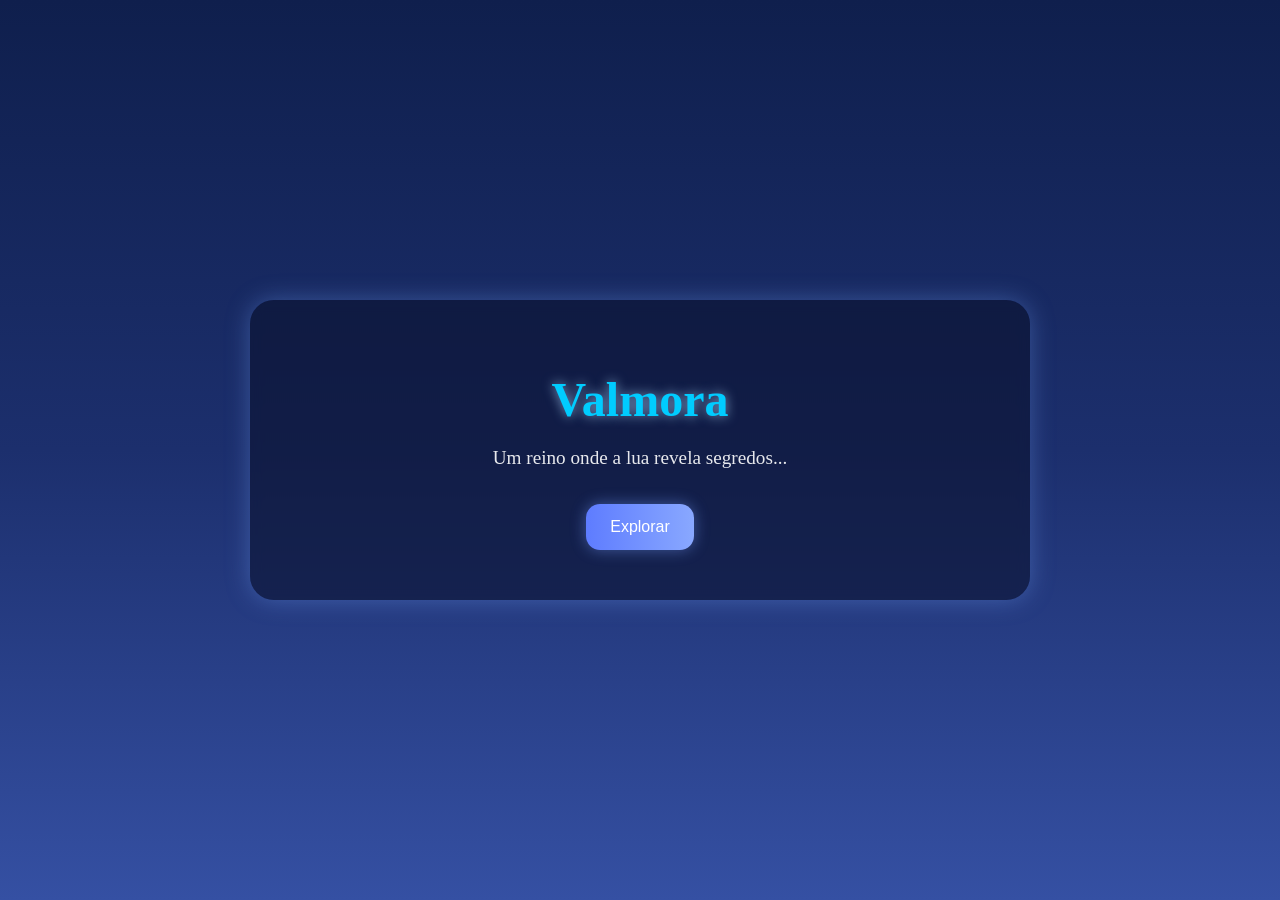
<file: index.html>
<!DOCTYPE html>
<html lang="pt-BR">
<head>
  <meta charset="UTF-8">
  <meta name="viewport" content="width=device-width, initial-scale=1.0">
  <title>Valmora</title>
<link rel="stylesheet" href="style.css">
</head>
<body class="home">
  <div class="container">
    <h1>Valmora</h1>
    <p>Um reino onde a lua revela segredos...</p>
    <button onclick="entrar()">Explorar</button>
  </div>

  <script>
    function entrar () {
    window.location.href = "mapa.html";
    }
  </script>
</body>
</html>
</file>
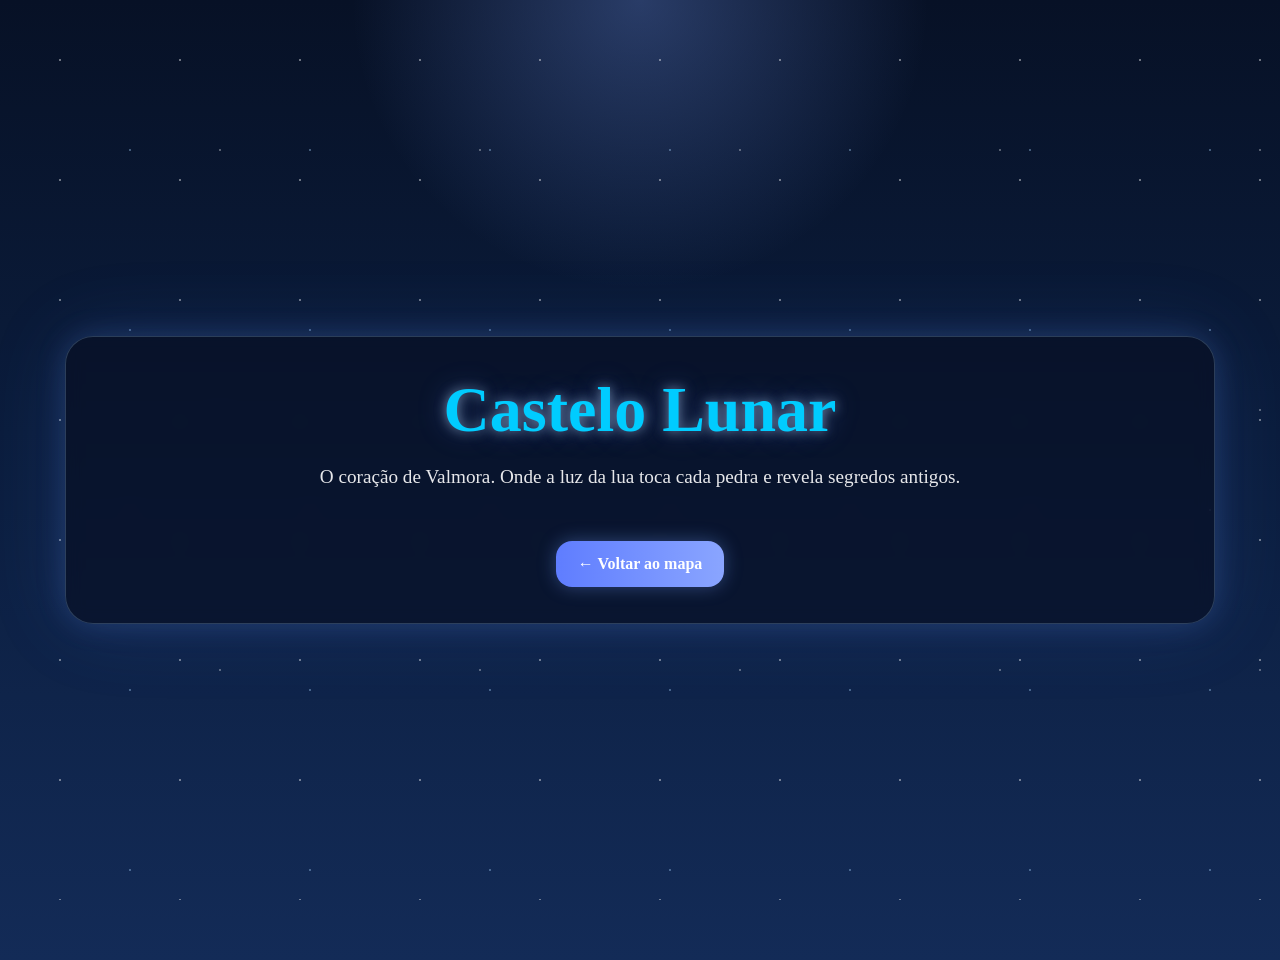
<file: castelo.html>
<!DOCTYPE html>
<html lang="pt-BR">
<head>
  <meta charset="UTF-8">
  <title>Castelo Lunar</title>
  <link rel="stylesheet" href="style.css">
</head>
<body class="pagina-mapa">

  <div class="ceu-estrelado"></div>

  <main class="caixa-mapa">
    <h1>Castelo Lunar</h1>
    <p>
      O coração de Valmora.  
      Onde a luz da lua toca cada pedra e revela segredos antigos.
    </p>

    <a href="mapa.html" class="botao-voltar">← Voltar ao mapa</a>
  </main>

</body>
</html>
</file>
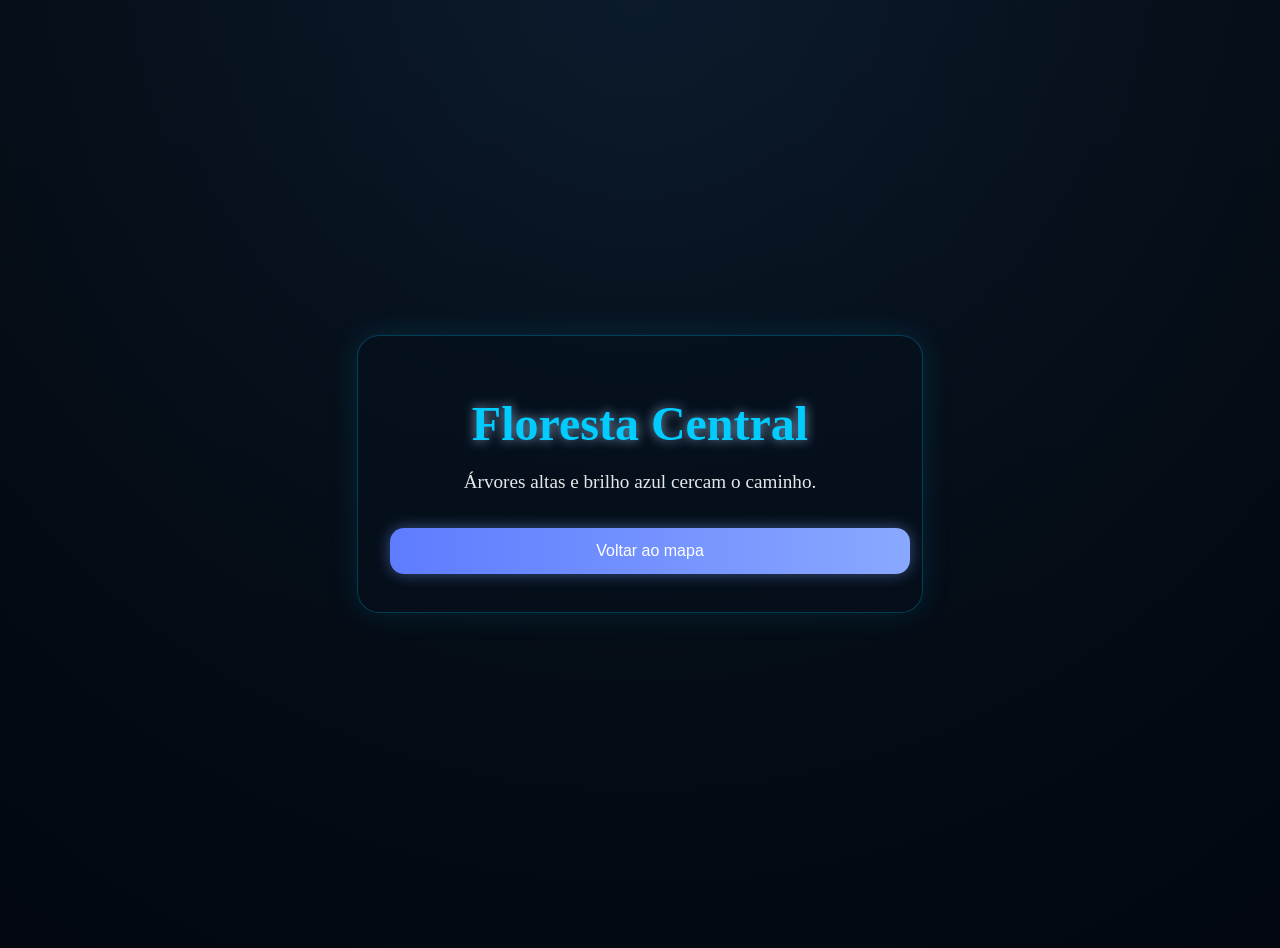
<file: Floresta.html>
<!DOCTYPE html>
<html lang="pt-BR">
<head>
  <meta charset="UTF-8">
  <meta name="viewport" content="width=device-width, initial-scale=1.0">
  <title>Floresta Central</title>
  <link rel="stylesheet" href="style.css">
</head>
<body class="mapa-page">
  <div class="mapa-overlay">
    <h1>Floresta Central</h1>
    <p>Árvores altas e brilho azul cercam o caminho.</p>
    <div class="map-buttons">
      <button onclick="window.location.href='mapa.html'">Voltar ao mapa</button>
    </div>
  </div>
</body>
</html>
</file>
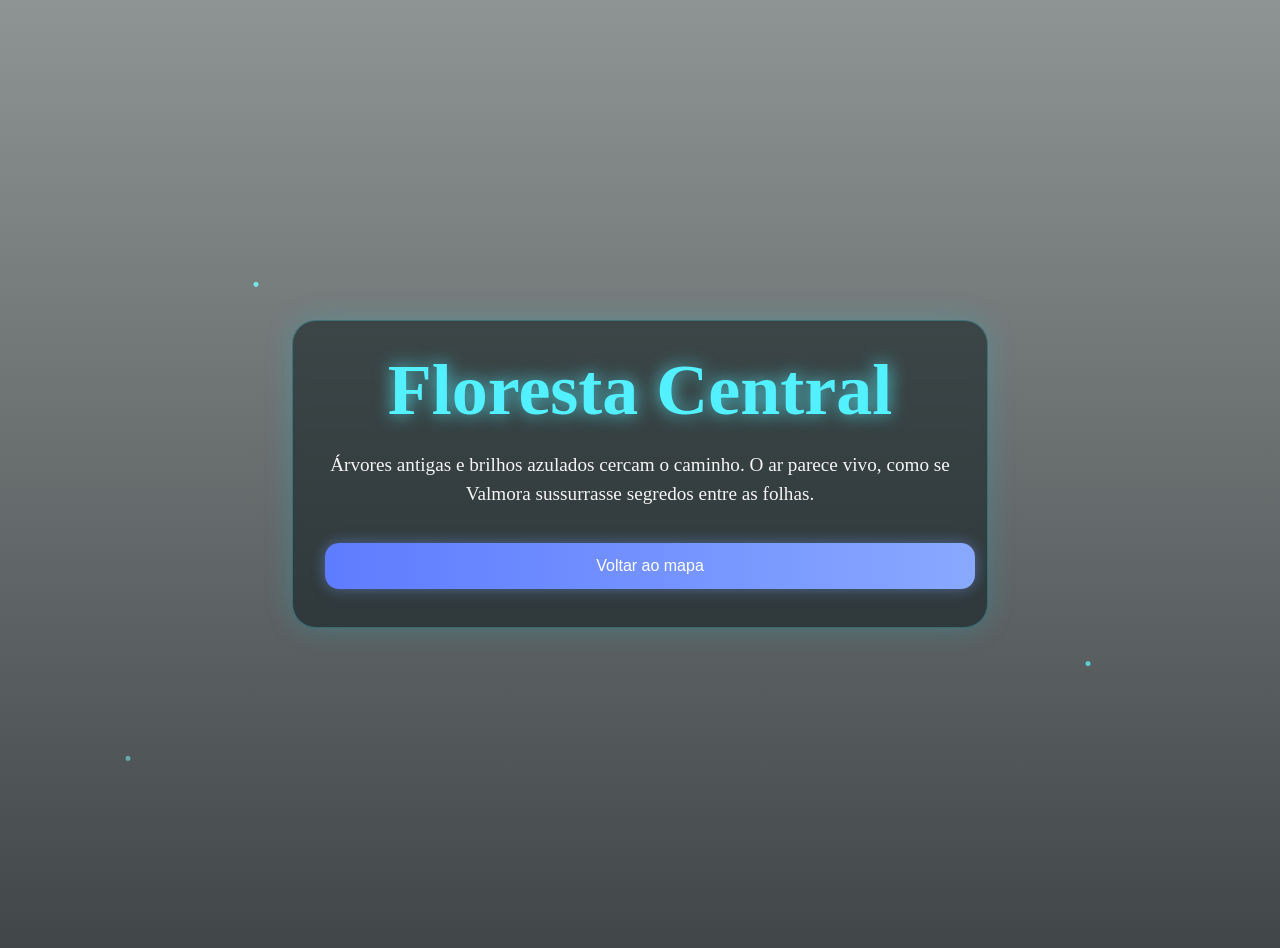
<file: floresta.html>
<!DOCTYPE html>
<html lang="pt-BR">
<head>
  <meta charset="UTF-8">
  <meta name="viewport" content="width=device-width, initial-scale=1.0">
  <title>Floresta Central</title>
  <link rel="stylesheet" href="style.css">
</head>
<body class="scene scene-floresta">
  <div class="card">
    <h1>Floresta Central</h1>
    <p>
      Árvores antigas e brilhos azulados cercam o caminho. O ar parece vivo,
      como se Valmora sussurrasse segredos entre as folhas.
    </p>

    <div class="map-buttons">
      <button onclick="window.location.href='mapa.html'">Voltar ao mapa</button>
    </div>
  </div>
</body>
</html>
</file>
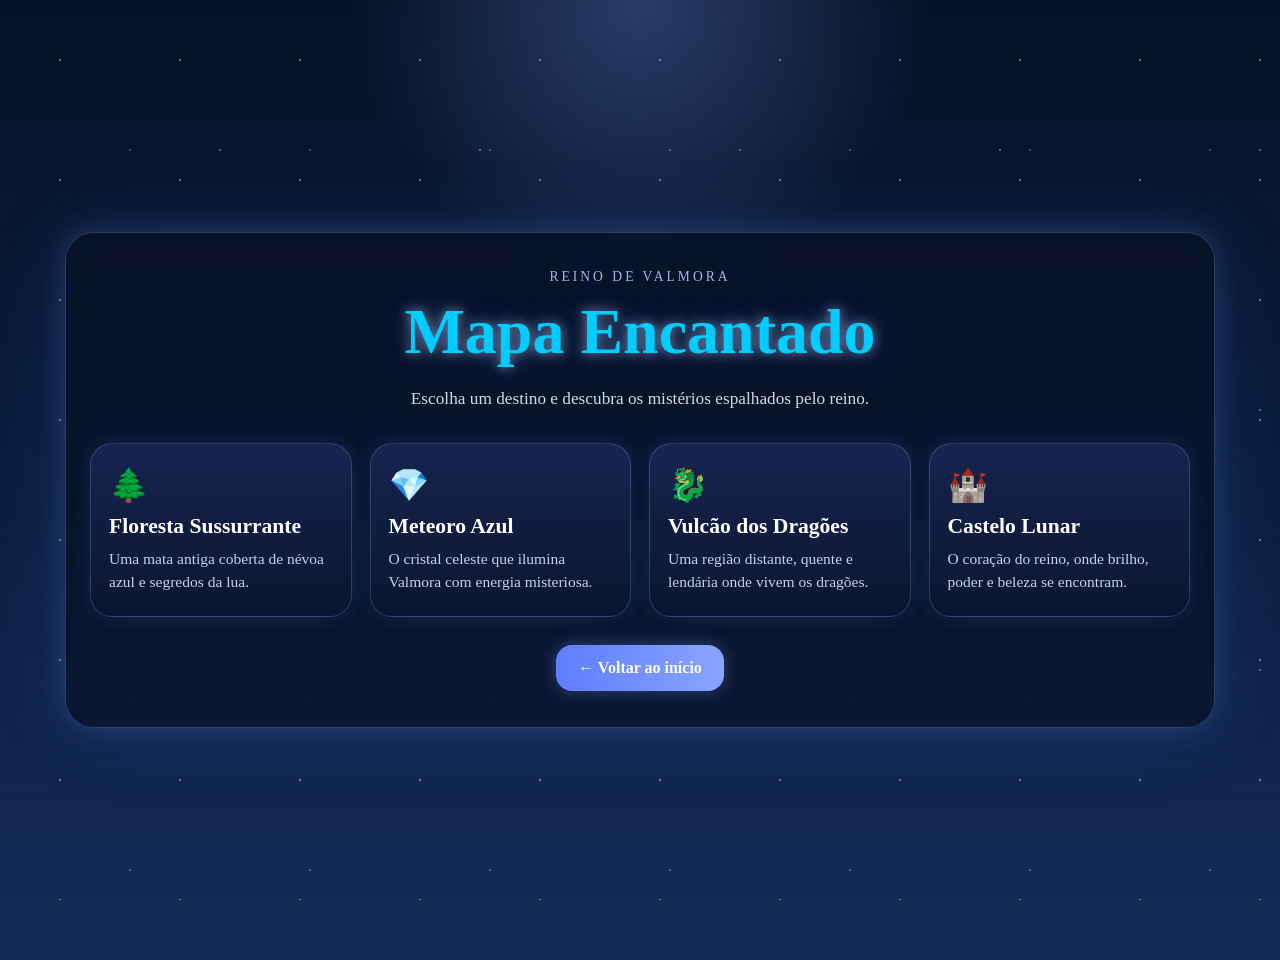
<file: mapa.html>
<!DOCTYPE html>
<html lang="pt-BR">
<head>
  <meta charset="UTF-8">
  <meta name="viewport" content="width=device-width, initial-scale=1.0">
  <title>Mapa de Valmora</title>
  <link rel="stylesheet" href="style.css">
</head>
<body class="pagina-mapa">

  <div class="ceu-estrelado"></div>

  <main class="caixa-mapa">
    <p class="subtitulo-reino">Reino de Valmora</p>
    <h1>Mapa Encantado</h1>
    <p class="descricao-mapa">
      Escolha um destino e descubra os mistérios espalhados pelo reino.
    </p>

    <section class="grid-locais">
      <a href="floresta.html" class="card-local">
        <span class="icone-local">🌲</span>
        <h2>Floresta Sussurrante</h2>
        <p>Uma mata antiga coberta de névoa azul e segredos da lua.</p>
      </a>

      <a href="meteoro.html" class="card-local">
        <span class="icone-local">💎</span>
        <h2>Meteoro Azul</h2>
        <p>O cristal celeste que ilumina Valmora com energia misteriosa.</p>
      </a>

      <a href="vulcao.html" class="card-local">
        <span class="icone-local">🐉</span>
        <h2>Vulcão dos Dragões</h2>
        <p>Uma região distante, quente e lendária onde vivem os dragões.</p>
      </a>

      <a href="castelo.html" class="card-local">
        <span class="icone-local">🏰</span>
        <h2>Castelo Lunar</h2>
        <p>O coração do reino, onde brilho, poder e beleza se encontram.</p>
      </a>
    </section>

    <a href="index.html" class="botao-voltar">← Voltar ao início</a>
  </main>

</body>
</html>
</file>
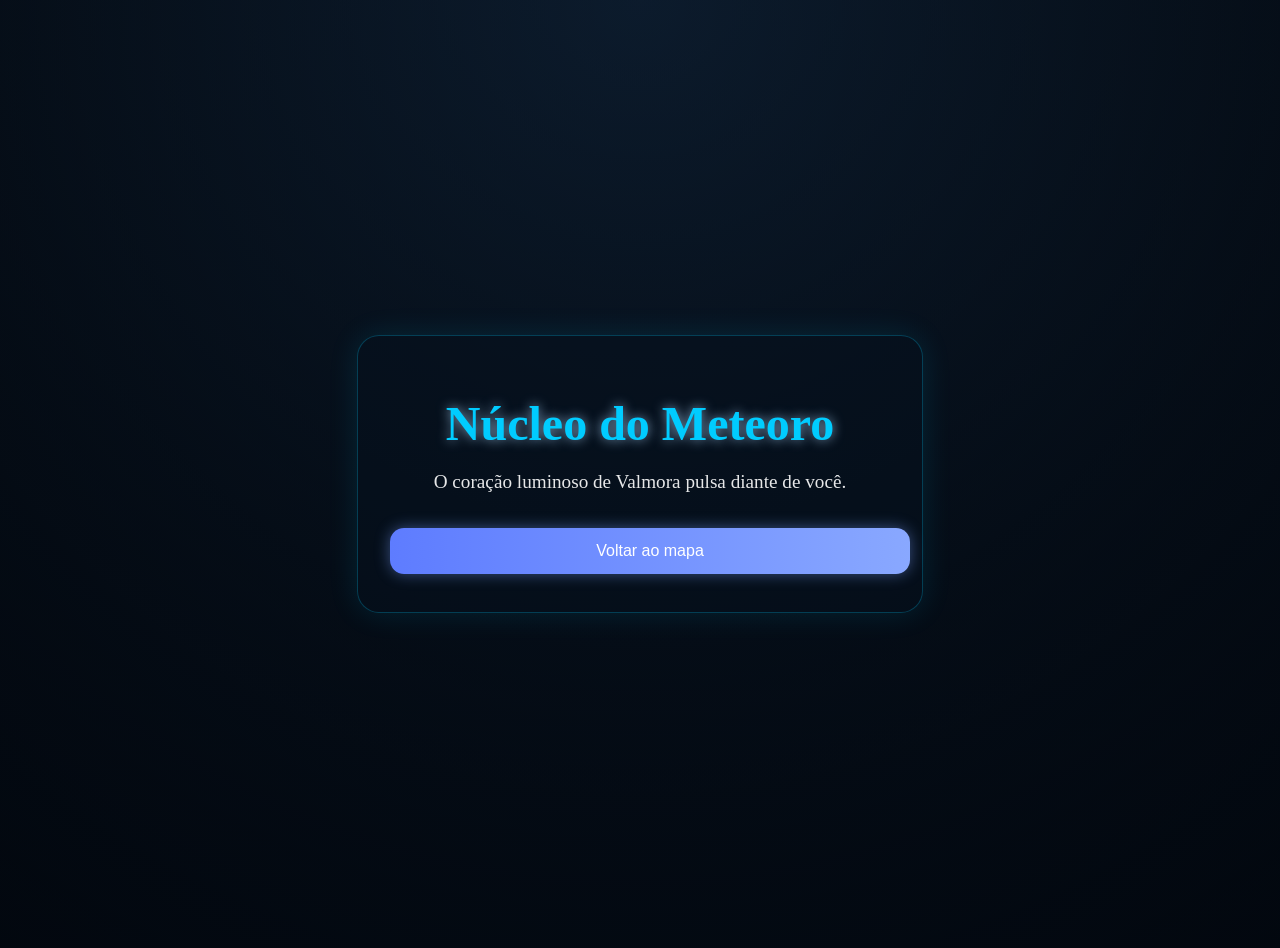
<file: meteoro.html>
<!DOCTYPE html>
<html lang="pt-BR">
<head>
  <meta charset="UTF-8">
  <meta name="viewport" content="width=device-width, initial-scale=1.0">
  <title>Núcleo do Meteoro</title>
  <link rel="stylesheet" href="style.css">
</head>
<body class="mapa-page">
  <div class="mapa-overlay">
    <h1>Núcleo do Meteoro</h1>
    <p>O coração luminoso de Valmora pulsa diante de você.</p>
    <div class="map-buttons">
      <button onclick="window.location.href='mapa.html'">Voltar ao mapa</button>
    </div>
  </div>
</body>
</html>
</file>
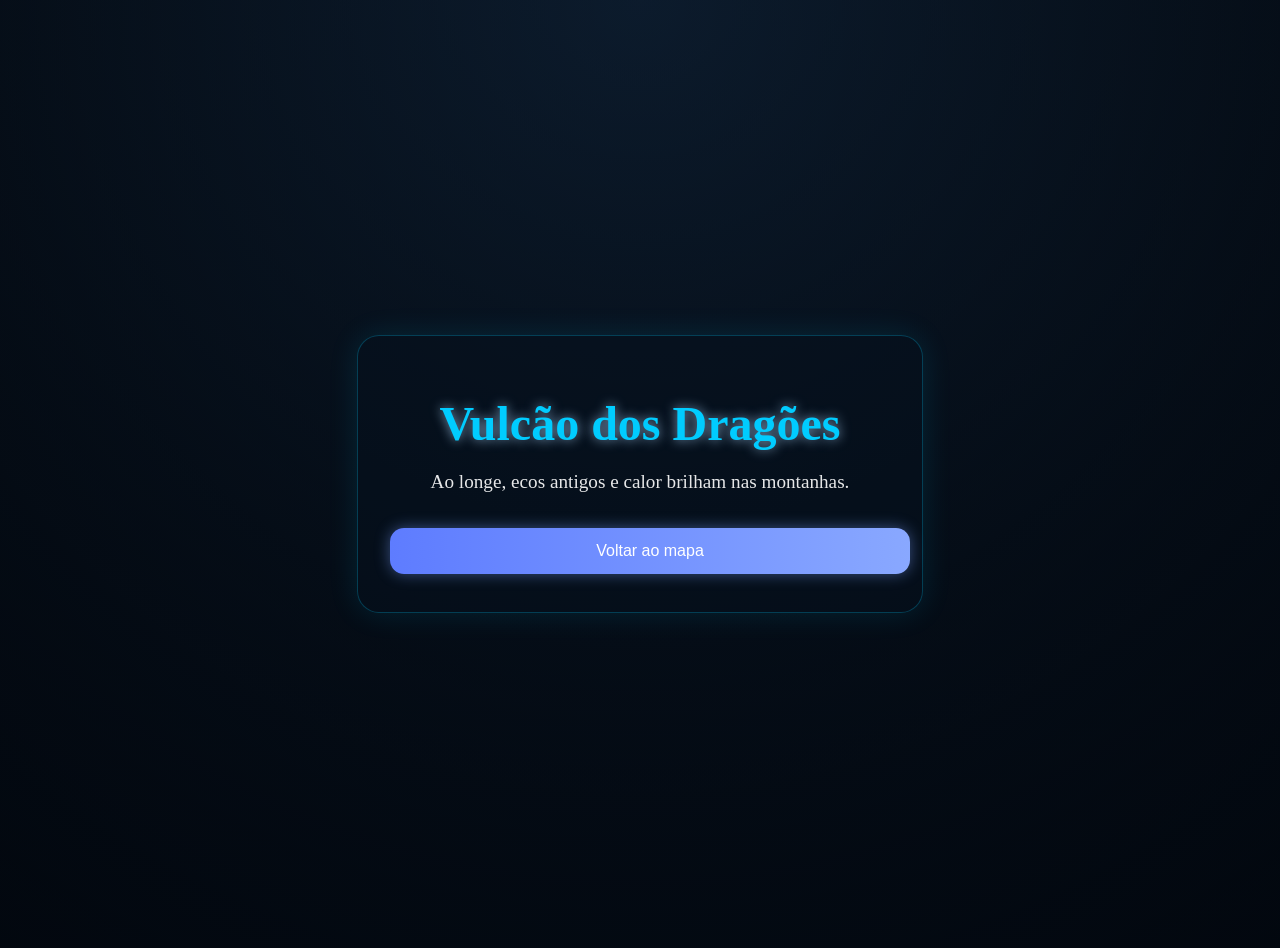
<file: vulcao.html>
<!DOCTYPE html>
<html lang="pt-BR">
<head>
  <meta charset="UTF-8">
  <meta name="viewport" content="width=device-width, initial-scale=1.0">
  <title>Vulcão dos Dragões</title>
  <link rel="stylesheet" href="style.css">
</head>
<body class="mapa-page">
  <div class="mapa-overlay">
    <h1>Vulcão dos Dragões</h1>
    <p>Ao longe, ecos antigos e calor brilham nas montanhas.</p>
    <div class="map-buttons">
      <button onclick="window.location.href='mapa.html'">Voltar ao mapa</button>
    </div>
  </div>
</body>
</html>
</file>
<file: style.css>
body {
  margin: 0;
  font-family: Arial, sans-serif;
  color: white;
  overflow-x: hidden;
}

.home {
  min-height: 100vh;
  margin: 0;
  background:
    linear-gradient(rgba(6, 12, 30, 0.45), rgba(6, 12, 30, 0.65)),
    url("backgrounds/inicio.jpg");
  background-size: cover;
  background-position: center;
  background-repeat: no-repeat;
  display: flex;
  justify-content: center;
  align-items: center;
  text-align: center;
}

.container {
  text-align: center;
  padding: 24px;
}

h1 {
  font-size: 60px;
  color: #00ccff;
  text-shadow: 0 0 20px #00ccff;
}

p {
  font-size: 18px;
  opacity: 0.9;
}

button {
  margin-top: 20px;
  padding: 12px 25px;
  font-size: 18px;
  border: none;
  border-radius: 12px;
  background: #00ccff;
  color: black;
  cursor: pointer;
  transition: 0.3s;
}

button:hover {
  transform: scale(1.05);
  background: #66e0ff;
}

.mapa-page {
  min-height: 100vh;
  background:
    linear-gradient(rgba(3, 10, 20, 0.55), rgba(3, 10, 20, 0.75)),
    radial-gradient(circle at top, #17304a, #08111a 60%, #000 100%);
  display: flex;
  justify-content: center;
  align-items: center;
  padding: 24px;
}

.mapa-overlay {
  width: min(90vw, 520px);
  text-align: center;
  background: rgba(7, 18, 30, 0.55);
  border: 1px solid rgba(0, 204, 255, 0.25);
  border-radius: 22px;
  padding: 28px 22px;
  box-shadow: 0 0 30px rgba(0, 204, 255, 0.12);
}

.map-buttons {
  display: flex;
  flex-direction: column;
  gap: 14px;
  margin-top: 22px;
}

.map-buttons button {
  width: 100%;
}

/* floresta mágica */
.scene {
  min-height: 100vh;
  display: flex;
  justify-content: center;
  align-items: center;
  padding: 24px;
  position: relative;
  overflow: hidden;
}

.scene::before,
.scene::after {
  content: "";
  position: absolute;
  inset: 0;
  pointer-events: none;
}

.card {
  position: relative;
  z-index: 2;
  width: min(90vw, 650px);
  background: rgba(5, 18, 20, 0.45);
  border: 1px solid rgba(75, 232, 255, 0.25);
  border-radius: 24px;
  padding: 28px 22px;
  box-shadow: 0 0 30px rgba(0, 234, 255, 0.12);
  backdrop-filter: blur(6px);
  text-align: center;
}

.card h1 {
  font-size: clamp(40px, 7vw, 72px);
  margin: 0 0 12px;
  color: #53f0ff;
  text-shadow: 0 0 18px rgba(83, 240, 255, 0.8);
}

.card p {
  line-height: 1.5;
  opacity: 0.95;
}

.scene-floresta {
  background:
    linear-gradient(rgba(5, 18, 16, 0.6), rgba(2, 8, 12, 0.9)),
    url("backgrounds/floresta-fundo.png");
  background-size: cover;
  background-position: center;
  background-repeat: no-repeat;
}

.scene-floresta::before {
  background: url("backgrounds/floresta-frente.png");
  background-size: cover;
  background-position: center;
  background-repeat: no-repeat;
  opacity: 0.45;
}

.scene-floresta::after {
  background:
    radial-gradient(circle at 20% 30%, rgba(120,255,255,0.8) 0 2px, transparent 3px),
    radial-gradient(circle at 40% 60%, rgba(100,255,230,0.7) 0 2px, transparent 3px),
    radial-gradient(circle at 70% 40%, rgba(150,255,255,0.6) 0 2px, transparent 3px),
    radial-gradient(circle at 85% 70%, rgba(90,255,255,0.7) 0 2px, transparent 3px),
    radial-gradient(circle at 10% 80%, rgba(120,255,255,0.5) 0 2px, transparent 3px);
  animation: magiaFloresta 6s ease-in-out infinite alternate;
}

@keyframes magiaFloresta {
  from {
    transform: translateY(0px) scale(1);
    opacity: 0.7;
  }
  to {
    transform: translateY(-20px) scale(1.1);
    opacity: 1;
  }
}
.scene-floresta {
  background:
    linear-gradient(rgba(5, 18, 16, 0.6), rgba(2, 8, 12, 0.9)),
    url("backgrounds/floresta-fundo.png");

  background-size: cover;
  background-position: center;
  background-repeat: no-repeat;
}

.scene-floresta::before {
  content: "";
  position: absolute;
  inset: 0;

  background: url("backgrounds/floresta-frente.png");
  background-size: cover;
  background-position: center;
  background-repeat: no-repeat;

  opacity: 0.5;
  pointer-events: none;
}
/* FLORESTA FINAL - FORÇAR IMAGENS */
body.scene.scene-floresta {
  background:
    linear-gradient(rgba(5, 18, 16, 0.45), rgba(2, 8, 12, 0.75)),
    url("backgrounds/floresta-fundo.png") center/cover no-repeat !important;
}

body.scene.scene-floresta::before {
  content: "" !important;
  position: absolute !important;
  inset: 0 !important;
  background: url("backgrounds/floresta-frente.png") center/cover no-repeat !important;
  opacity: 0.55 !important;
  pointer-events: none !important;
}

body.scene.scene-floresta::after {
  content: "" !important;
  position: absolute !important;
  inset: 0 !important;
  background:
    radial-gradient(circle at 20% 30%, rgba(120,255,255,0.8) 0 2px, transparent 3px),
    radial-gradient(circle at 40% 60%, rgba(100,255,230,0.7) 0 2px, transparent 3px),
    radial-gradient(circle at 70% 40%, rgba(150,255,255,0.6) 0 2px, transparent 3px),
    radial-gradient(circle at 85% 70%, rgba(90,255,255,0.7) 0 2px, transparent 3px),
    radial-gradient(circle at 10% 80%, rgba(120,255,255,0.5) 0 2px, transparent 3px) !important;
  animation: magiaFlorestaFinal 6s ease-in-out infinite alternate !important;
  pointer-events: none !important;
}

body.scene.scene-floresta .card {
  position: relative !important;
  z-index: 2 !important;
  background: rgba(5, 18, 20, 0.5) !important;
  border: 1px solid rgba(75, 232, 255, 0.28) !important;
  border-radius: 24px !important;
  box-shadow: 0 0 30px rgba(0, 234, 255, 0.18) !important;
}

@keyframes magiaFlorestaFinal {
  from {
    transform: translateY(0px) scale(1);
    opacity: 0.7;
  }
  to {
    transform: translateY(-20px) scale(1.08);
    opacity: 1;
  }
}
body {
  margin: 0;
  font-family: Georgia, serif;
  color: white;
}

.home {
  background: linear-gradient(to bottom, #0f1f4d, #1c2f6d, #3550a3);
  min-height: 100vh;
  display: flex;
  justify-content: center;
  align-items: center;
  text-align: center;
}

.container, .overlay {
  background: rgba(10, 15, 40, 0.55);
  padding: 40px;
  border-radius: 24px;
  box-shadow: 0 0 25px rgba(120, 170, 255, 0.35);
  max-width: 700px;
  width: 85%;
  backdrop-filter: blur(6px);
}

h1 {
  font-size: 3rem;
  margin-bottom: 10px;
  text-shadow: 0 0 12px rgba(173, 216, 255, 0.7);
}

p {
  font-size: 1.2rem;
  margin-bottom: 25px;
}

button,
.botao-mapa,
.voltar {
  display: inline-block;
  background: linear-gradient(to right, #5e7cff, #89a8ff);
  color: white;
  padding: 14px 24px;
  margin: 10px;
  border: none;
  border-radius: 14px;
  text-decoration: none;
  font-size: 1rem;
  cursor: pointer;
  box-shadow: 0 0 15px rgba(120, 160, 255, 0.45);
  transition: transform 0.2s ease, box-shadow 0.2s ease;
}

button:hover,
.botao-mapa:hover,
.voltar:hover {
  transform: scale(1.05);
  box-shadow: 0 0 22px rgba(170, 200, 255, 0.75);
}

.mapa {
  min-height: 100vh;
  background: radial-gradient(circle at top, #27408b, #111a3b 60%, #090f22 100%);
  display: flex;
  justify-content: center;
  align-items: center;
  text-align: center;
}

.botoes-mapa {
  display: flex;
  flex-direction: column;
  gap: 14px;
  margin: 25px 0;
}
body {
  margin: 0;
  font-family: Georgia, serif;
  color: white;
}

.home {
  background: linear-gradient(to bottom, #0f1f4d, #1c2f6d, #3550a3);
  min-height: 100vh;
  display: flex;
  justify-content: center;
  align-items: center;
  text-align: center;
}

.container, .overlay {
  background: rgba(10, 15, 40, 0.55);
  padding: 40px;
  border-radius: 24px;
  box-shadow: 0 0 25px rgba(120, 170, 255, 0.35);
  max-width: 700px;
  width: 85%;
  backdrop-filter: blur(6px);
}

h1 {
  font-size: 3rem;
  margin-bottom: 10px;
  text-shadow: 0 0 12px rgba(173, 216, 255, 0.7);
}

p {
  font-size: 1.2rem;
  margin-bottom: 25px;
}

button,
.botao-mapa,
.voltar {
  display: inline-block;
  background: linear-gradient(to right, #5e7cff, #89a8ff);
  color: white;
  padding: 14px 24px;
  margin: 10px;
  border: none;
  border-radius: 14px;
  text-decoration: none;
  font-size: 1rem;
  cursor: pointer;
  box-shadow: 0 0 15px rgba(120, 160, 255, 0.45);
  transition: transform 0.2s ease, box-shadow 0.2s ease;
}

button:hover,
.botao-mapa:hover,
.voltar:hover {
  transform: scale(1.05);
  box-shadow: 0 0 22px rgba(170, 200, 255, 0.75);
}

.mapa {
  min-height: 100vh;
  background: radial-gradient(circle at top, #27408b, #111a3b 60%, #090f22 100%);
  display: flex;
  justify-content: center;
  align-items: center;
  text-align: center;
}

.botoes-mapa {
  display: flex;
  flex-direction: column;
  gap: 14px;
  margin: 25px 0;
}
/* ===== MAPA MÁGICO DE VALMORA ===== */

.pagina-mapa {
  margin: 0;
  min-height: 100vh;
  font-family: Georgia, serif;
  color: #ffffff;
  background:
    radial-gradient(circle at top, rgba(120, 160, 255, 0.30), transparent 25%),
    linear-gradient(to bottom, #071126 0%, #0b1d3d 45%, #132b57 100%);
  display: flex;
  justify-content: center;
  align-items: center;
  padding: 30px 16px;
  position: relative;
  overflow: hidden;
}

.ceu-estrelado {
  position: fixed;
  inset: 0;
  pointer-events: none;
  background-image:
    radial-gradient(circle, rgba(255,255,255,0.9) 1px, transparent 1px),
    radial-gradient(circle, rgba(173,216,255,0.8) 1px, transparent 1px),
    radial-gradient(circle, rgba(255,255,255,0.7) 1.5px, transparent 1.5px);
  background-size: 120px 120px, 180px 180px, 260px 260px;
  background-position: 0 0, 40px 60px, 90px 20px;
  opacity: 0.45;
}

.caixa-mapa {
  position: relative;
  z-index: 1;
  width: min(1100px, 100%);
  background: rgba(8, 14, 34, 0.60);
  border: 1px solid rgba(173, 216, 255, 0.22);
  border-radius: 28px;
  padding: 36px 24px;
  text-align: center;
  box-shadow:
    0 0 30px rgba(110, 160, 255, 0.20),
    0 0 80px rgba(70, 110, 220, 0.16);
  backdrop-filter: blur(8px);
}

.subtitulo-reino {
  margin: 0 0 10px;
  letter-spacing: 3px;
  text-transform: uppercase;
  font-size: 0.85rem;
  color: #b8cbff;
}

.caixa-mapa h1 {
  margin: 0;
  font-size: clamp(2.2rem, 5vw, 4rem);
  text-shadow:
    0 0 12px rgba(190, 220, 255, 0.55),
    0 0 28px rgba(110, 150, 255, 0.35);
}

.descricao-mapa {
  max-width: 700px;
  margin: 16px auto 30px;
  font-size: 1.08rem;
  line-height: 1.6;
  color: #e7eeff;
}

.grid-locais {
  display: grid;
  grid-template-columns: repeat(auto-fit, minmax(220px, 1fr));
  gap: 18px;
  margin-top: 10px;
}

.card-local {
  text-decoration: none;
  color: white;
  background: linear-gradient(
    to bottom,
    rgba(23, 39, 82, 0.95),
    rgba(12, 22, 48, 0.92)
  );
  border: 1px solid rgba(166, 198, 255, 0.22);
  border-radius: 22px;
  padding: 22px 18px;
  text-align: left;
  box-shadow: 0 0 20px rgba(80, 120, 220, 0.18);
  transition: transform 0.22s ease, box-shadow 0.22s ease, border-color 0.22s ease;
}

.card-local:hover {
  transform: translateY(-6px) scale(1.02);
  box-shadow:
    0 0 24px rgba(126, 172, 255, 0.35),
    0 0 45px rgba(77, 122, 255, 0.20);
  border-color: rgba(200, 220, 255, 0.45);
}

.icone-local {
  display: inline-block;
  font-size: 2rem;
  margin-bottom: 10px;
}

.card-local h2 {
  margin: 0 0 8px;
  font-size: 1.35rem;
}

.card-local p {
  margin: 0;
  line-height: 1.5;
  color: #dce6ff;
  font-size: 0.97rem;
}

.botao-voltar {
  display: inline-block;
  margin-top: 28px;
  text-decoration: none;
  color: white;
  background: linear-gradient(to right, #5f7dff, #8aa5ff);
  padding: 14px 22px;
  border-radius: 16px;
  font-weight: bold;
  box-shadow: 0 0 18px rgba(120, 160, 255, 0.35);
  transition: transform 0.2s ease, box-shadow 0.2s ease;
}

.botao-voltar:hover {
  transform: scale(1.05);
  box-shadow: 0 0 24px rgba(160, 190, 255, 0.55);
}

@media (max-width: 700px) {
  .caixa-mapa {
    padding: 28px 18px;
  }

  .card-local {
    text-align: center;
  }
}
</file>
